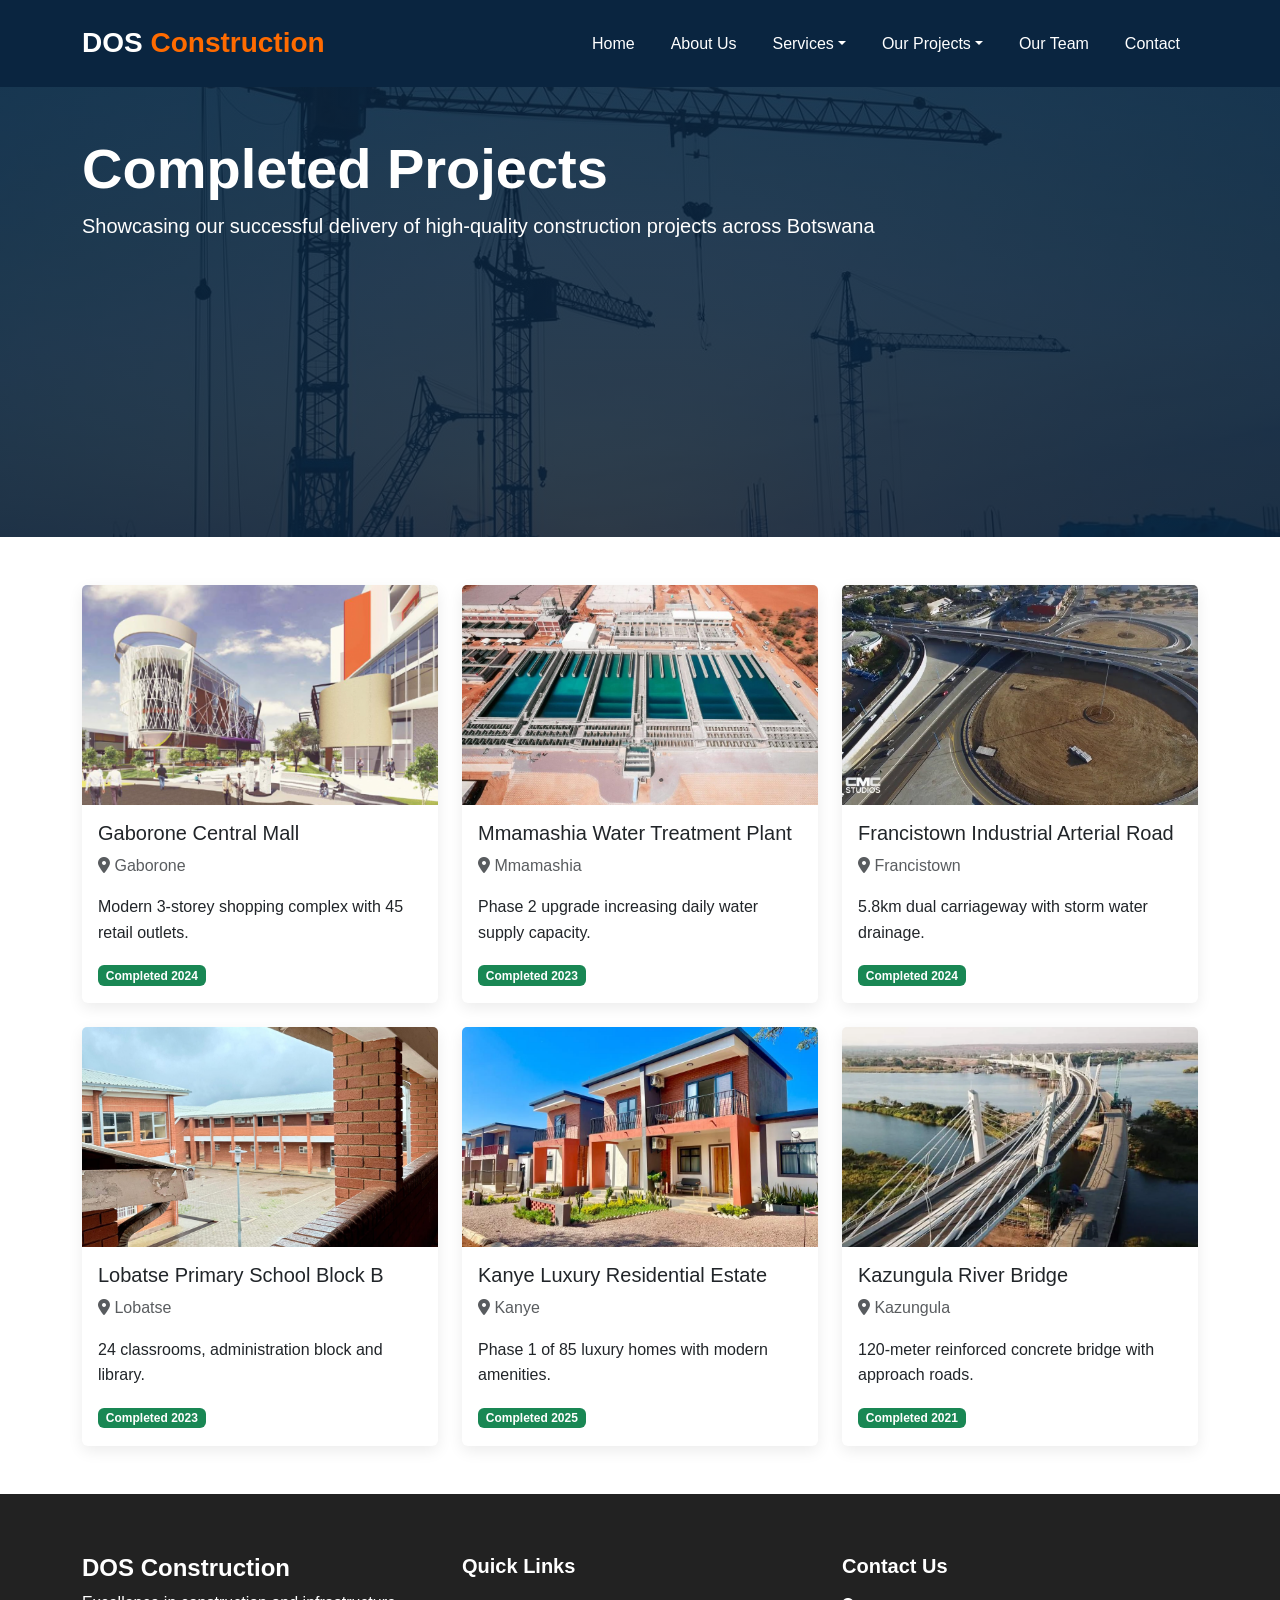
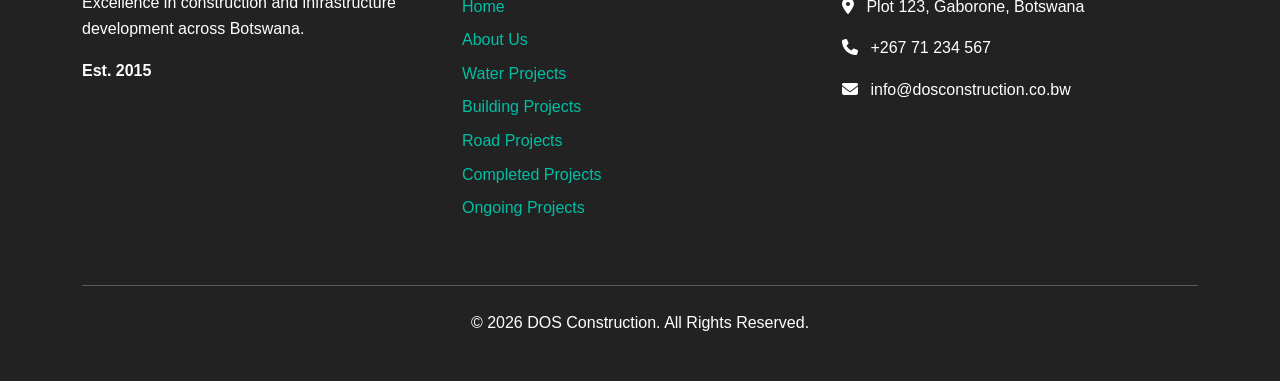
<file: projects-completed.html>
<!DOCTYPE html>
<html lang="en">
<head>
    <meta charset="UTF-8">
    <meta name="viewport" content="width=device-width, initial-scale=1.0">
    <title>Completed Projects - DOS Construction</title>
    
    <link href="https://cdn.jsdelivr.net/npm/bootstrap@5.3.3/dist/css/bootstrap.min.css" rel="stylesheet">
    <link rel="stylesheet" href="https://cdnjs.cloudflare.com/ajax/libs/font-awesome/6.5.1/css/all.min.css">
    <link rel="stylesheet" href="assets/css/style.css">
</head>
<body>

    <!-- Navbar -->
    <nav class="navbar navbar-expand-lg navbar-dark sticky-top">
        <div class="container">
            <a class="navbar-brand fw-bold fs-3" href="index.html">
                DOS <span style="color: #FF6B00;">Construction</span>
            </a>
            <button class="navbar-toggler" type="button" data-bs-toggle="collapse" data-bs-target="#navbarNav">
                <span class="navbar-toggler-icon"></span>
            </button>
            <div class="collapse navbar-collapse" id="navbarNav">
                <ul class="navbar-nav ms-auto">
                    <li class="nav-item"><a class="nav-link" href="index.html">Home</a></li>
                    <li class="nav-item"><a class="nav-link" href="about.html">About Us</a></li>
                    <li class="nav-item dropdown">
                        <a class="nav-link dropdown-toggle" href="#" role="button" data-bs-toggle="dropdown">Services</a>
                        <ul class="dropdown-menu">
                            <li><a class="dropdown-item" href="services-water.html">Water Projects</a></li>
                            <li><a class="dropdown-item" href="services-building.html">Building Projects</a></li>
                            <li><a class="dropdown-item" href="services-road.html">Road Projects</a></li>
                        </ul>
                    </li>
                    <li class="nav-item dropdown">
                        <a class="nav-link dropdown-toggle active" href="#" role="button" data-bs-toggle="dropdown">Our Projects</a>
                        <ul class="dropdown-menu">
                            <li><a class="dropdown-item" href="projects-completed.html">Completed Projects</a></li>
                            <li><a class="dropdown-item" href="projects-ongoing.html">Ongoing Projects</a></li>
                        </ul>
                    </li>
                    <li class="nav-item"><a class="nav-link" href="team.html">Our Team</a></li>
                    <li class="nav-item"><a class="nav-link" href="contact.html">Contact</a></li>
                </ul>
            </div>
        </div>
    </nav>

    <!-- Page Header -->
    <header class="py-5 text-white" style="background: linear-gradient(rgba(10,37,64,0.85), rgba(10,37,64,0.85)), url('assets/images/projects-hero.jpg') center/cover no-repeat; min-height: 50vh;">
        <div class="container">
            <h1 class="display-4 fw-bold">Completed Projects</h1>
            <p class="lead">Showcasing our successful delivery of high-quality construction projects across Botswana</p>
        </div>
    </header>

    <main class="py-5">
        <div class="container">
            <div class="row g-4">

                <!-- Project 1 -->
                <div class="col-md-6 col-lg-4">
                    <div class="card h-100">
                        <img src="assets/images/completed/project1.png" alt="Gaborone Central Mall" class="card-img-top" style="height: 220px; object-fit: cover;">
                        <div class="card-body">
                            <h5 class="card-title">Gaborone Central Mall</h5>
                            <p class="text-muted"><i class="fas fa-map-marker-alt"></i> Gaborone</p>
                            <p class="card-text">Modern 3-storey shopping complex with 45 retail outlets.</p>
                            <span class="badge bg-success">Completed 2024</span>
                        </div>
                    </div>
                </div>

                <!-- Project 2 -->
                <div class="col-md-6 col-lg-4">
                    <div class="card h-100">
                        <img src="assets/images/completed/project2.jpg" alt="Mmamashia Water Treatment Plant" class="card-img-top" style="height: 220px; object-fit: cover;">
                        <div class="card-body">
                            <h5 class="card-title">Mmamashia Water Treatment Plant</h5>
                            <p class="text-muted"><i class="fas fa-map-marker-alt"></i> Mmamashia</p>
                            <p class="card-text">Phase 2 upgrade increasing daily water supply capacity.</p>
                            <span class="badge bg-success">Completed 2023</span>
                        </div>
                    </div>
                </div>

                <!-- Project 3 -->
                <div class="col-md-6 col-lg-4">
                    <div class="card h-100">
                        <img src="assets/images/completed/project3.jpg" alt="Francistown Industrial Road" class="card-img-top" style="height: 220px; object-fit: cover;">
                        <div class="card-body">
                            <h5 class="card-title">Francistown Industrial Arterial Road</h5>
                            <p class="text-muted"><i class="fas fa-map-marker-alt"></i> Francistown</p>
                            <p class="card-text">5.8km dual carriageway with storm water drainage.</p>
                            <span class="badge bg-success">Completed 2024</span>
                        </div>
                    </div>
                </div>

                <!-- Project 4 -->
                <div class="col-md-6 col-lg-4">
                    <div class="card h-100">
                        <img src="assets/images/completed/project4.jpg" alt="Lobatse Primary School" class="card-img-top" style="height: 220px; object-fit: cover;">
                        <div class="card-body">
                            <h5 class="card-title">Lobatse Primary School Block B</h5>
                            <p class="text-muted"><i class="fas fa-map-marker-alt"></i> Lobatse</p>
                            <p class="card-text">24 classrooms, administration block and library.</p>
                            <span class="badge bg-success">Completed 2023</span>
                        </div>
                    </div>
                </div>

                <!-- Project 5 -->
                <div class="col-md-6 col-lg-4">
                    <div class="card h-100">
                        <img src="assets/images/completed/project5.jpg" alt="Kanye Residential Estate" class="card-img-top" style="height: 220px; object-fit: cover;">
                        <div class="card-body">
                            <h5 class="card-title">Kanye Luxury Residential Estate</h5>
                            <p class="text-muted"><i class="fas fa-map-marker-alt"></i> Kanye</p>
                            <p class="card-text">Phase 1 of 85 luxury homes with modern amenities.</p>
                            <span class="badge bg-success">Completed 2025</span>
                        </div>
                    </div>
                </div>

                <!-- Project 6 -->
                <div class="col-md-6 col-lg-4">
                    <div class="card h-100">
                        <img src="assets/images/completed/project6.png" alt="Selebi-Phikwe Bridge" class="card-img-top" style="height: 220px; object-fit: cover;">
                        <div class="card-body">
                            <h5 class="card-title">Kazungula River Bridge</h5>
                            <p class="text-muted"><i class="fas fa-map-marker-alt"></i> Kazungula</p>
                            <p class="card-text">120-meter reinforced concrete bridge with approach roads.</p>
                            <span class="badge bg-success">Completed 2021</span>
                        </div>
                    </div>
                </div>

            </div>
        </div>
    </main>

    <!-- Footer -->
    <footer class="footer">
        <div class="container">
            <div class="row">
                <div class="col-lg-4 mb-4">
                    <h4 class="fw-bold">DOS Construction</h4>
                    <p>Excellence in construction and infrastructure development across Botswana.</p>
                    <p><strong>Est. 2015</strong></p>
                </div>
                <div class="col-lg-4 mb-4">
                    <h5 class="fw-bold mb-3">Quick Links</h5>
                    <ul class="list-unstyled">
                        <li class="mb-2"><a href="index.html">Home</a></li>
                        <li class="mb-2"><a href="about.html">About Us</a></li>
                        <li class="mb-2"><a href="services-water.html">Water Projects</a></li>
                        <li class="mb-2"><a href="services-building.html">Building Projects</a></li>
                        <li class="mb-2"><a href="services-road.html">Road Projects</a></li>
                        <li class="mb-2"><a href="projects-completed.html">Completed Projects</a></li>
                        <li class="mb-2"><a href="projects-ongoing.html">Ongoing Projects</a></li>
                    </ul>
                </div>
                <div class="col-lg-4 mb-4">
                    <h5 class="fw-bold mb-3">Contact Us</h5>
                    <p><i class="fas fa-map-marker-alt me-2"></i> Plot 123, Gaborone, Botswana</p>
                    <p><i class="fas fa-phone me-2"></i> +267 71 234 567</p>
                    <p><i class="fas fa-envelope me-2"></i> info@dosconstruction.co.bw</p>
                </div>
            </div>
            <hr class="my-4">
            <div class="text-center">
                <p>&copy; 2026 DOS Construction. All Rights Reserved.</p>
            </div>
        </div>
    </footer>

    <script src="https://cdn.jsdelivr.net/npm/bootstrap@5.3.3/dist/js/bootstrap.bundle.min.js"></script>
</body>
</html>
</file>
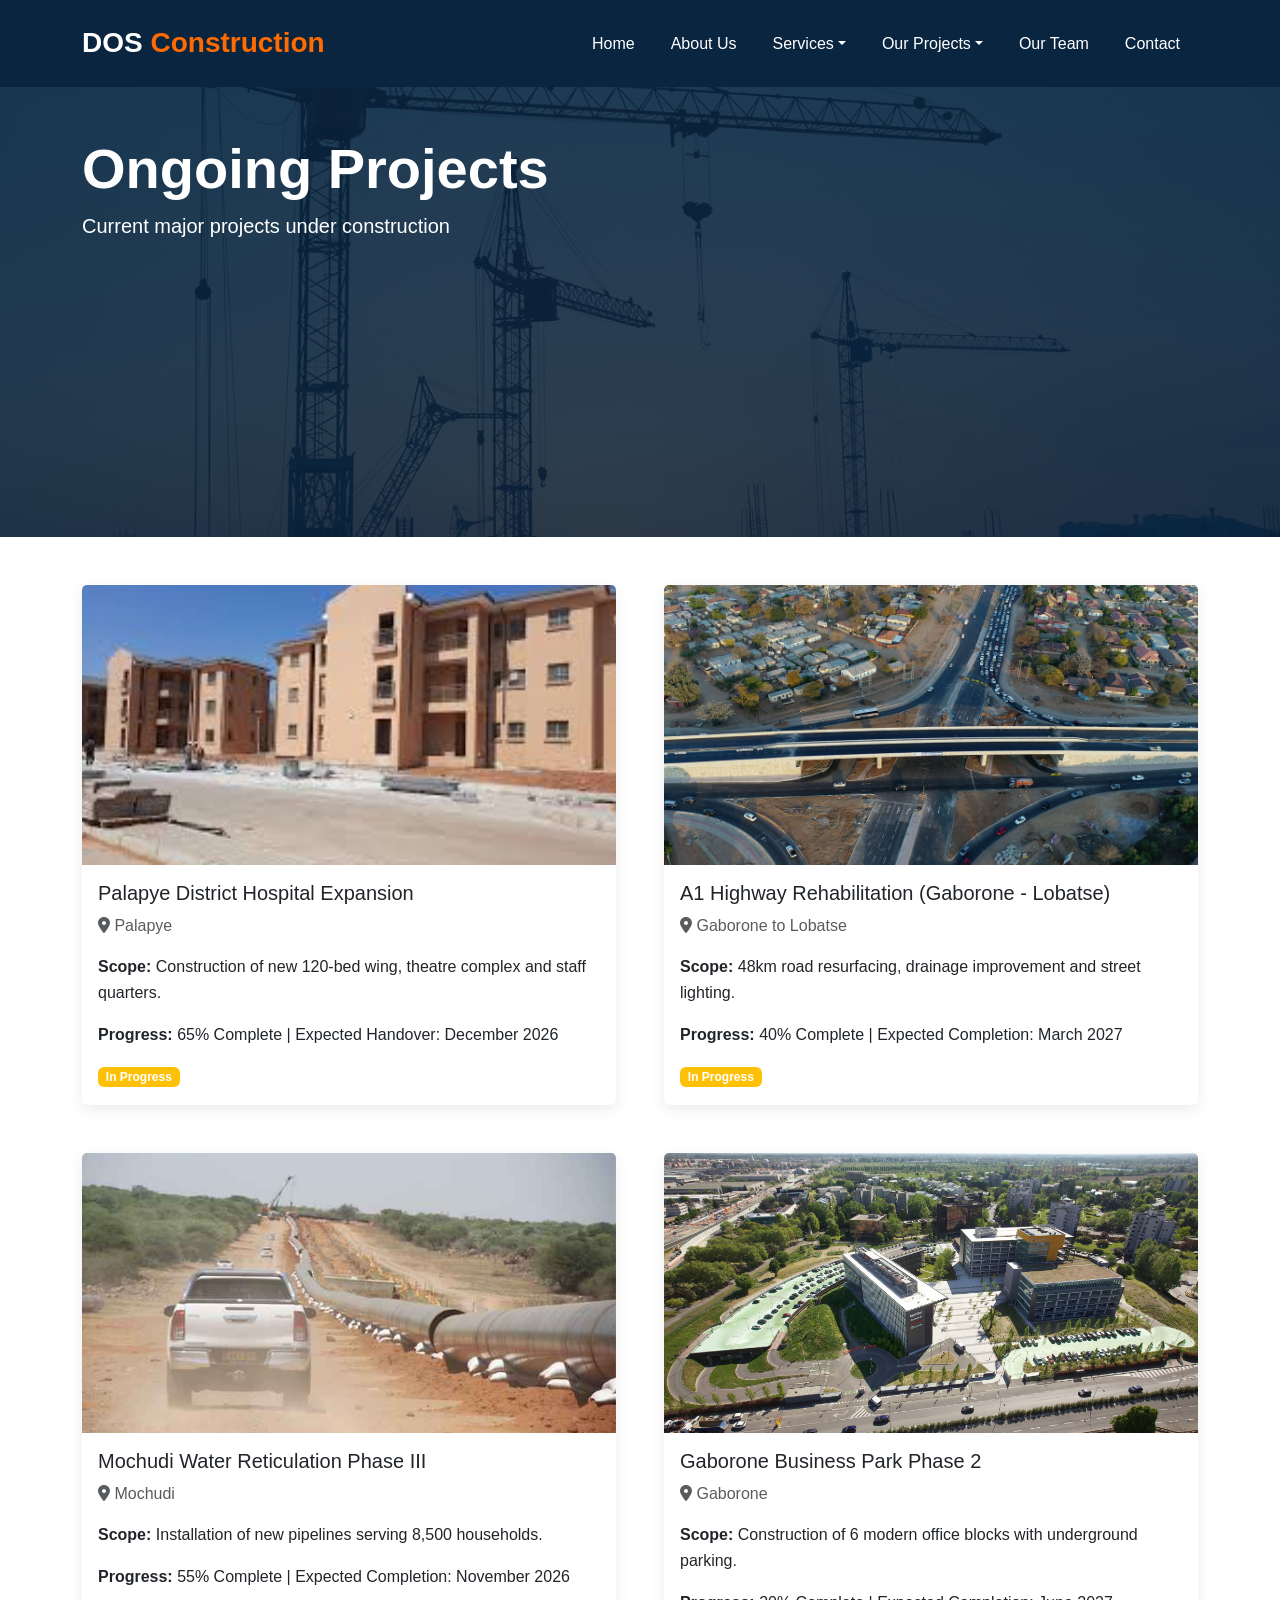
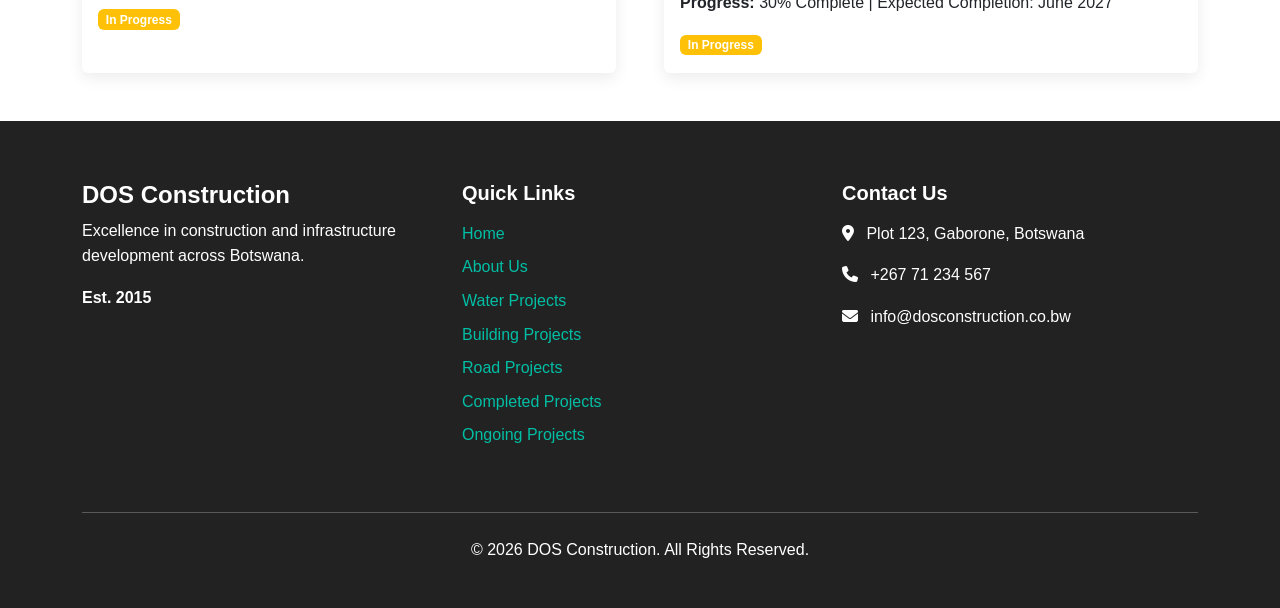
<file: projects-ongoing.html>
<!DOCTYPE html>
<html lang="en">
<head>
    <meta charset="UTF-8">
    <meta name="viewport" content="width=device-width, initial-scale=1.0">
    <title>Ongoing Projects - DOS Construction</title>
    
    <link href="https://cdn.jsdelivr.net/npm/bootstrap@5.3.3/dist/css/bootstrap.min.css" rel="stylesheet">
    <link rel="stylesheet" href="https://cdnjs.cloudflare.com/ajax/libs/font-awesome/6.5.1/css/all.min.css">
    <link rel="stylesheet" href="assets/css/style.css">
</head>
<body>

    <!-- Navbar -->
    <nav class="navbar navbar-expand-lg navbar-dark sticky-top">
        <div class="container">
            <a class="navbar-brand fw-bold fs-3" href="index.html">
                DOS <span style="color: #FF6B00;">Construction</span>
            </a>
            <button class="navbar-toggler" type="button" data-bs-toggle="collapse" data-bs-target="#navbarNav">
                <span class="navbar-toggler-icon"></span>
            </button>
            <div class="collapse navbar-collapse" id="navbarNav">
                <ul class="navbar-nav ms-auto">
                    <li class="nav-item"><a class="nav-link" href="index.html">Home</a></li>
                    <li class="nav-item"><a class="nav-link" href="about.html">About Us</a></li>
                    <li class="nav-item dropdown">
                        <a class="nav-link dropdown-toggle" href="#" role="button" data-bs-toggle="dropdown">Services</a>
                        <ul class="dropdown-menu">
                            <li><a class="dropdown-item" href="services-water.html">Water Projects</a></li>
                            <li><a class="dropdown-item" href="services-building.html">Building Projects</a></li>
                            <li><a class="dropdown-item" href="services-road.html">Road Projects</a></li>
                        </ul>
                    </li>
                    <li class="nav-item dropdown">
                        <a class="nav-link dropdown-toggle active" href="#" role="button" data-bs-toggle="dropdown">Our Projects</a>
                        <ul class="dropdown-menu">
                            <li><a class="dropdown-item" href="projects-completed.html">Completed Projects</a></li>
                            <li><a class="dropdown-item" href="projects-ongoing.html">Ongoing Projects</a></li>
                        </ul>
                    </li>
                    <li class="nav-item"><a class="nav-link" href="team.html">Our Team</a></li>
                    <li class="nav-item"><a class="nav-link" href="contact.html">Contact</a></li>
                </ul>
            </div>
        </div>
    </nav>

    <!-- Page Header -->
    <header class="py-5 text-white" style="background: linear-gradient(rgba(10,37,64,0.85), rgba(10,37,64,0.85)), url('assets/images/projects-hero.jpg') center/cover no-repeat; min-height: 50vh;">
        <div class="container">
            <h1 class="display-4 fw-bold">Ongoing Projects</h1>
            <p class="lead">Current major projects under construction</p>
        </div>
    </header>

    <main class="py-5">
        <div class="container">
            <div class="row g-5">

                <!-- Ongoing Project 1 -->
                <div class="col-lg-6">
                    <div class="card h-100">
                        <img src="assets/images/ongoing/project1.jpg" alt="Palapye Hospital" class="card-img-top" style="height: 280px; object-fit: cover;">
                        <div class="card-body">
                            <h5 class="card-title">Palapye District Hospital Expansion</h5>
                            <p class="text-muted"><i class="fas fa-map-marker-alt"></i> Palapye</p>
                            <p><strong>Scope:</strong> Construction of new 120-bed wing, theatre complex and staff quarters.</p>
                            <p><strong>Progress:</strong> 65% Complete | Expected Handover: December 2026</p>
                            <span class="badge bg-warning">In Progress</span>
                        </div>
                    </div>
                </div>

                <!-- Ongoing Project 2 -->
                <div class="col-lg-6">
                    <div class="card h-100">
                        <img src="assets/images/ongoing/project2.jpeg" alt="A1 Highway Upgrade" class="card-img-top" style="height: 280px; object-fit: cover;">
                        <div class="card-body">
                            <h5 class="card-title">A1 Highway Rehabilitation (Gaborone - Lobatse)</h5>
                            <p class="text-muted"><i class="fas fa-map-marker-alt"></i> Gaborone to Lobatse</p>
                            <p><strong>Scope:</strong> 48km road resurfacing, drainage improvement and street lighting.</p>
                            <p><strong>Progress:</strong> 40% Complete | Expected Completion: March 2027</p>
                            <span class="badge bg-warning">In Progress</span>
                        </div>
                    </div>
                </div>

                <!-- Ongoing Project 3 -->
                <div class="col-lg-6">
                    <div class="card h-100">
                        <img src="assets/images/ongoing/project3.jpg" alt="Mochudi Water Reticulation" class="card-img-top" style="height: 280px; object-fit: cover;">
                        <div class="card-body">
                            <h5 class="card-title">Mochudi Water Reticulation Phase III</h5>
                            <p class="text-muted"><i class="fas fa-map-marker-alt"></i> Mochudi</p>
                            <p><strong>Scope:</strong> Installation of new pipelines serving 8,500 households.</p>
                            <p><strong>Progress:</strong> 55% Complete | Expected Completion: November 2026</p>
                            <span class="badge bg-warning">In Progress</span>
                        </div>
                    </div>
                </div>

                <!-- Ongoing Project 4 -->
                <div class="col-lg-6">
                    <div class="card h-100">
                        <img src="assets/images/ongoing/project4.jpg" alt="Gaborone Business Park" class="card-img-top" style="height: 280px; object-fit: cover;">
                        <div class="card-body">
                            <h5 class="card-title">Gaborone Business Park Phase 2</h5>
                            <p class="text-muted"><i class="fas fa-map-marker-alt"></i> Gaborone</p>
                            <p><strong>Scope:</strong> Construction of 6 modern office blocks with underground parking.</p>
                            <p><strong>Progress:</strong> 30% Complete | Expected Completion: June 2027</p>
                            <span class="badge bg-warning">In Progress</span>
                        </div>
                    </div>
                </div>

            </div>
        </div>
    </main>

    <!-- Footer -->
    <footer class="footer">
        <div class="container">
            <div class="row">
                <div class="col-lg-4 mb-4">
                    <h4 class="fw-bold">DOS Construction</h4>
                    <p>Excellence in construction and infrastructure development across Botswana.</p>
                    <p><strong>Est. 2015</strong></p>
                </div>
                <div class="col-lg-4 mb-4">
                    <h5 class="fw-bold mb-3">Quick Links</h5>
                    <ul class="list-unstyled">
                        <li class="mb-2"><a href="index.html">Home</a></li>
                        <li class="mb-2"><a href="about.html">About Us</a></li>
                        <li class="mb-2"><a href="services-water.html">Water Projects</a></li>
                        <li class="mb-2"><a href="services-building.html">Building Projects</a></li>
                        <li class="mb-2"><a href="services-road.html">Road Projects</a></li>
                        <li class="mb-2"><a href="projects-completed.html">Completed Projects</a></li>
                        <li class="mb-2"><a href="projects-ongoing.html">Ongoing Projects</a></li>
                    </ul>
                </div>
                <div class="col-lg-4 mb-4">
                    <h5 class="fw-bold mb-3">Contact Us</h5>
                    <p><i class="fas fa-map-marker-alt me-2"></i> Plot 123, Gaborone, Botswana</p>
                    <p><i class="fas fa-phone me-2"></i> +267 71 234 567</p>
                    <p><i class="fas fa-envelope me-2"></i> info@dosconstruction.co.bw</p>
                </div>
            </div>
            <hr class="my-4">
            <div class="text-center">
                <p>&copy; 2026 DOS Construction. All Rights Reserved.</p>
            </div>
        </div>
    </footer>

    <script src="https://cdn.jsdelivr.net/npm/bootstrap@5.3.3/dist/js/bootstrap.bundle.min.js"></script>
</body>
</html>
</file>
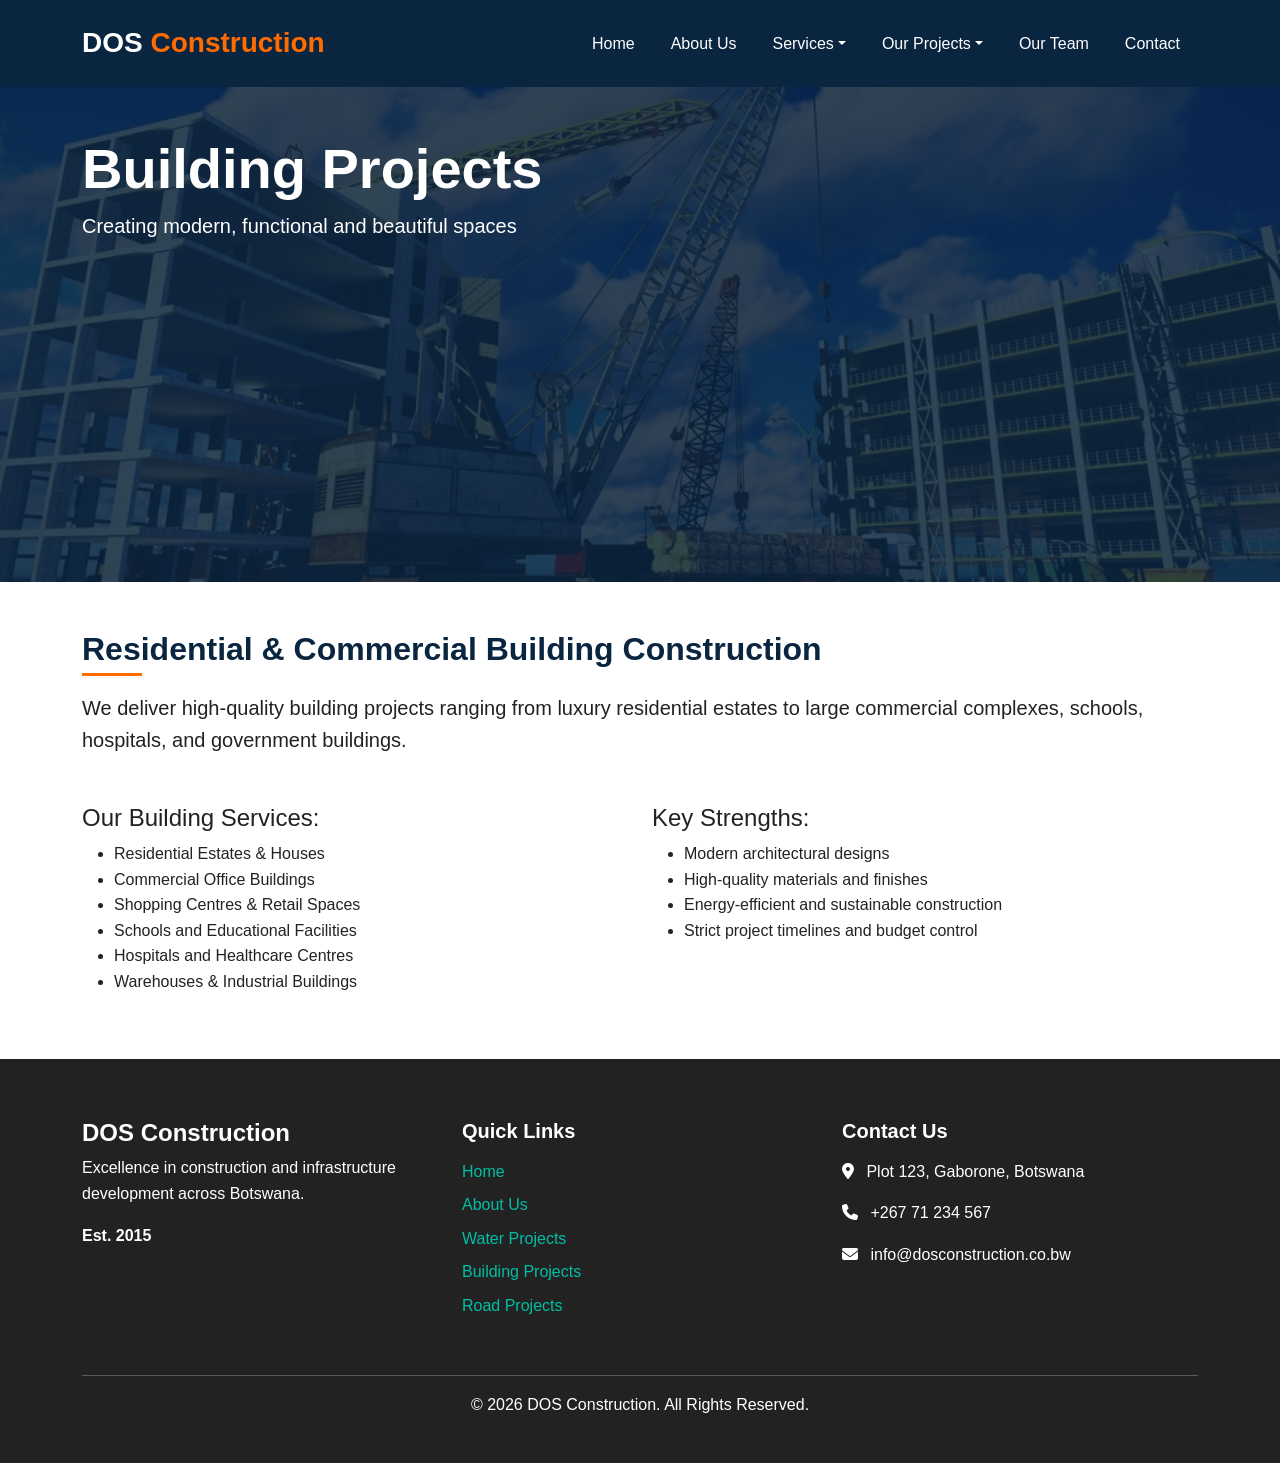
<file: services-building.html>
<!DOCTYPE html>
<html lang="en">
<head>
    <meta charset="UTF-8">
    <meta name="viewport" content="width=device-width, initial-scale=1.0">
    <title>Building Projects - DOS Construction</title>
    
    <link href="https://cdn.jsdelivr.net/npm/bootstrap@5.3.3/dist/css/bootstrap.min.css" rel="stylesheet">
    <link rel="stylesheet" href="https://cdnjs.cloudflare.com/ajax/libs/font-awesome/6.5.1/css/all.min.css">
    <link rel="stylesheet" href="assets/css/style.css">
</head>
<body>

    <!-- Navbar (same as above) -->
    <nav class="navbar navbar-expand-lg navbar-dark sticky-top">
        <div class="container">
            <a class="navbar-brand fw-bold fs-3" href="index.html">
                DOS <span style="color: #FF6B00;">Construction</span>
            </a>
            <button class="navbar-toggler" type="button" data-bs-toggle="collapse" data-bs-target="#navbarNav">
                <span class="navbar-toggler-icon"></span>
            </button>
            <div class="collapse navbar-collapse" id="navbarNav">
                <ul class="navbar-nav ms-auto">
                    <li class="nav-item"><a class="nav-link" href="index.html">Home</a></li>
                    <li class="nav-item"><a class="nav-link" href="about.html">About Us</a></li>
                    <li class="nav-item dropdown">
                        <a class="nav-link dropdown-toggle active" href="#" role="button" data-bs-toggle="dropdown">Services</a>
                        <ul class="dropdown-menu">
                            <li><a class="dropdown-item" href="services-water.html">Water Projects</a></li>
                            <li><a class="dropdown-item" href="services-building.html">Building Projects</a></li>
                            <li><a class="dropdown-item" href="services-road.html">Road Projects</a></li>
                        </ul>
                    </li>
                    <li class="nav-item dropdown">
                        <a class="nav-link dropdown-toggle" href="#" role="button" data-bs-toggle="dropdown">Our Projects</a>
                        <ul class="dropdown-menu">
                            <li><a class="dropdown-item" href="projects-completed.html">Completed Projects</a></li>
                            <li><a class="dropdown-item" href="projects-ongoing.html">Ongoing Projects</a></li>
                        </ul>
                    </li>
                    <li class="nav-item"><a class="nav-link" href="team.html">Our Team</a></li>
                    <li class="nav-item"><a class="nav-link" href="contact.html">Contact</a></li>
                </ul>
            </div>
        </div>
    </nav>

    <!-- Header -->
    <header class="py-5 text-white" style="background: linear-gradient(rgba(10,37,64,0.85), rgba(10,37,64,0.85)), url('assets/images/building-hero.jpg') center/cover no-repeat; min-height: 55vh;">
        <div class="container">
            <h1 class="display-4 fw-bold">Building Projects</h1>
            <p class="lead">Creating modern, functional and beautiful spaces</p>
        </div>
    </header>

    <main class="py-5">
        <div class="container">
            <h2 class="section-title mb-4">Residential & Commercial Building Construction</h2>
            <p class="lead">
                We deliver high-quality building projects ranging from luxury residential estates to large commercial complexes, 
                schools, hospitals, and government buildings.
            </p>

            <div class="row mt-5">
                <div class="col-md-6">
                    <h4>Our Building Services:</h4>
                    <ul>
                        <li>Residential Estates & Houses</li>
                        <li>Commercial Office Buildings</li>
                        <li>Shopping Centres & Retail Spaces</li>
                        <li>Schools and Educational Facilities</li>
                        <li>Hospitals and Healthcare Centres</li>
                        <li>Warehouses & Industrial Buildings</li>
                    </ul>
                </div>
                <div class="col-md-6">
                    <h4>Key Strengths:</h4>
                    <ul>
                        <li>Modern architectural designs</li>
                        <li>High-quality materials and finishes</li>
                        <li>Energy-efficient and sustainable construction</li>
                        <li>Strict project timelines and budget control</li>
                    </ul>
                </div>
            </div>
        </div>
    </main>

    <!-- Footer (same as water page) -->
    <footer class="footer">
        <div class="container">
            <div class="row">
                <div class="col-lg-4 mb-4">
                    <h4 class="fw-bold">DOS Construction</h4>
                    <p>Excellence in construction and infrastructure development across Botswana.</p>
                    <p><strong>Est. 2015</strong></p>
                </div>
                <div class="col-lg-4 mb-4">
                    <h5 class="fw-bold mb-3">Quick Links</h5>
                    <ul class="list-unstyled">
                        <li class="mb-2"><a href="index.html">Home</a></li>
                        <li class="mb-2"><a href="about.html">About Us</a></li>
                        <li class="mb-2"><a href="services-water.html">Water Projects</a></li>
                        <li class="mb-2"><a href="services-building.html">Building Projects</a></li>
                        <li class="mb-2"><a href="services-road.html">Road Projects</a></li>
                    </ul>
                </div>
                <div class="col-lg-4 mb-4">
                    <h5 class="fw-bold mb-3">Contact Us</h5>
                    <p><i class="fas fa-map-marker-alt me-2"></i> Plot 123, Gaborone, Botswana</p>
                    <p><i class="fas fa-phone me-2"></i> +267 71 234 567</p>
                    <p><i class="fas fa-envelope me-2"></i> info@dosconstruction.co.bw</p>
                </div>
            </div>
            <hr>
            <div class="text-center">
                <p>&copy; 2026 DOS Construction. All Rights Reserved.</p>
            </div>
        </div>
    </footer>

    <script src="https://cdn.jsdelivr.net/npm/bootstrap@5.3.3/dist/js/bootstrap.bundle.min.js"></script>
</body>
</html>
</file>
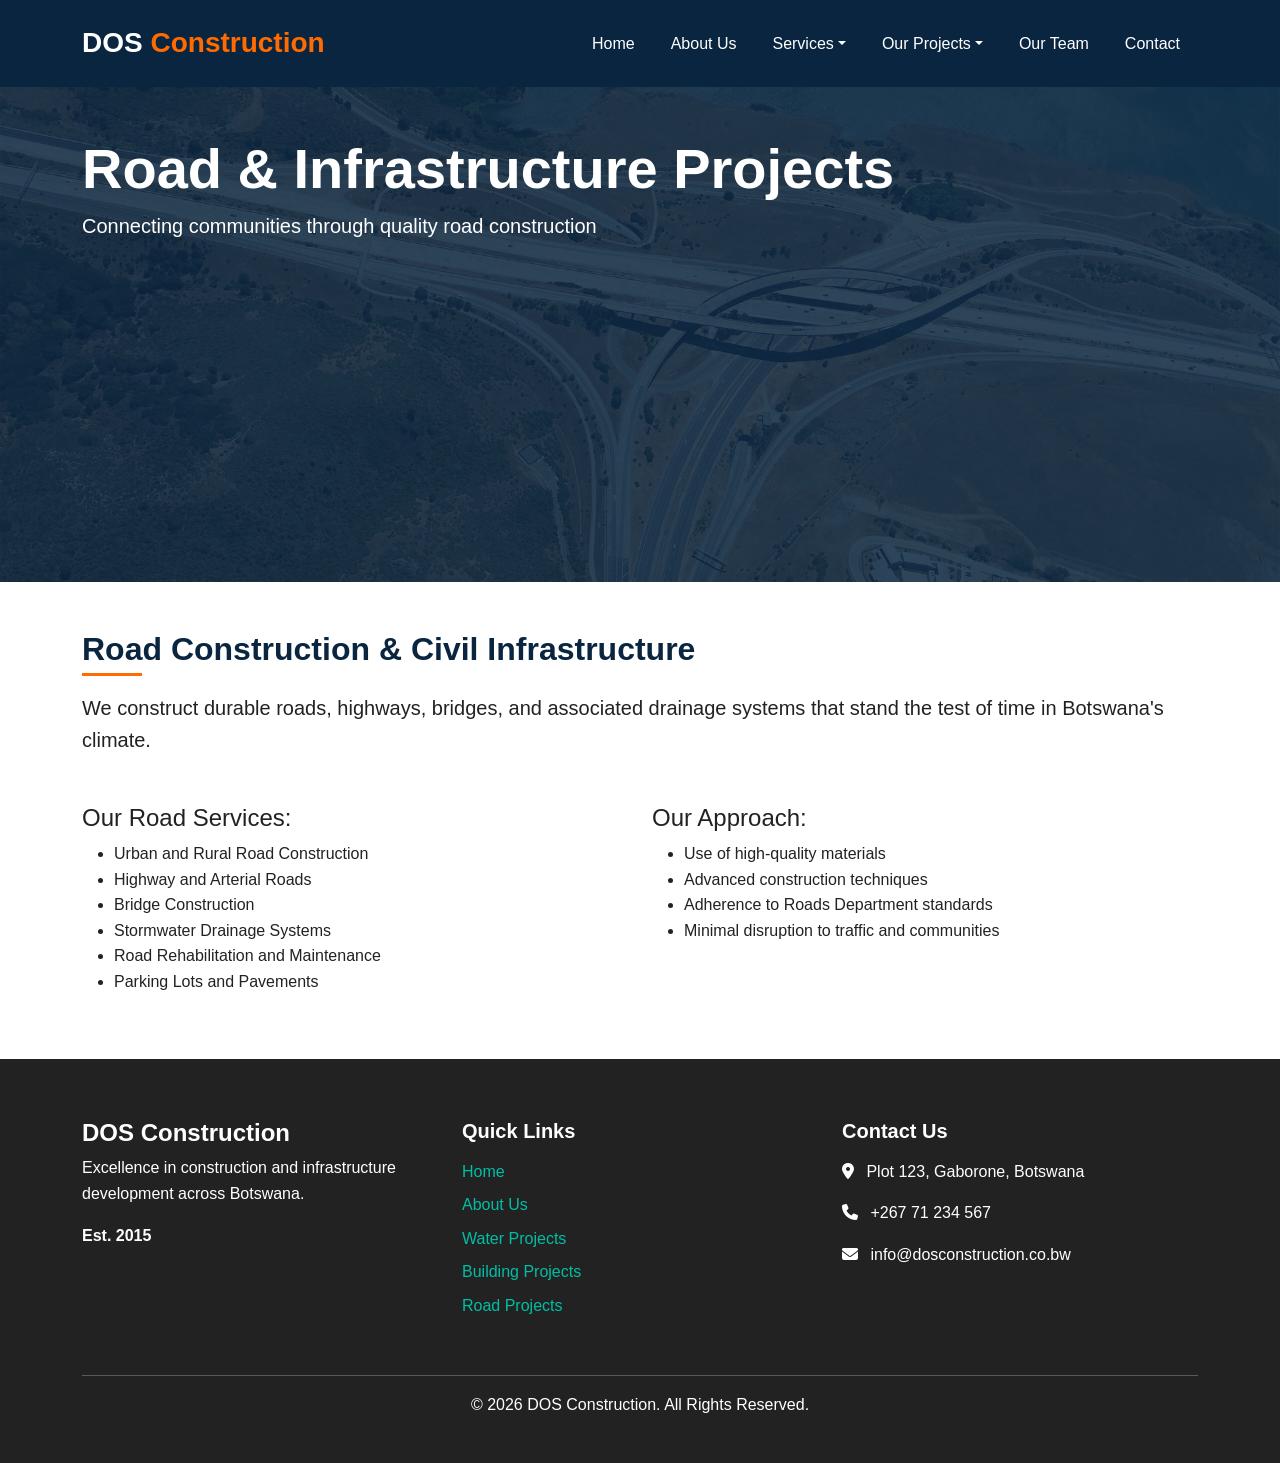
<file: services-road.html>
<!DOCTYPE html>
<html lang="en">
<head>
    <meta charset="UTF-8">
    <meta name="viewport" content="width=device-width, initial-scale=1.0">
    <title>Road Projects - DOS Construction</title>
    
    <link href="https://cdn.jsdelivr.net/npm/bootstrap@5.3.3/dist/css/bootstrap.min.css" rel="stylesheet">
    <link rel="stylesheet" href="https://cdnjs.cloudflare.com/ajax/libs/font-awesome/6.5.1/css/all.min.css">
    <link rel="stylesheet" href="assets/css/style.css">
</head>
<body>

    <!-- Navbar (same) -->
    <nav class="navbar navbar-expand-lg navbar-dark sticky-top">
        <div class="container">
            <a class="navbar-brand fw-bold fs-3" href="index.html">
                DOS <span style="color: #FF6B00;">Construction</span>
            </a>
            <button class="navbar-toggler" type="button" data-bs-toggle="collapse" data-bs-target="#navbarNav">
                <span class="navbar-toggler-icon"></span>
            </button>
            <div class="collapse navbar-collapse" id="navbarNav">
                <ul class="navbar-nav ms-auto">
                    <li class="nav-item"><a class="nav-link" href="index.html">Home</a></li>
                    <li class="nav-item"><a class="nav-link" href="about.html">About Us</a></li>
                    <li class="nav-item dropdown">
                        <a class="nav-link dropdown-toggle active" href="#" role="button" data-bs-toggle="dropdown">Services</a>
                        <ul class="dropdown-menu">
                            <li><a class="dropdown-item" href="services-water.html">Water Projects</a></li>
                            <li><a class="dropdown-item" href="services-building.html">Building Projects</a></li>
                            <li><a class="dropdown-item" href="services-road.html">Road Projects</a></li>
                        </ul>
                    </li>
                    <li class="nav-item dropdown">
                        <a class="nav-link dropdown-toggle" href="#" role="button" data-bs-toggle="dropdown">Our Projects</a>
                        <ul class="dropdown-menu">
                            <li><a class="dropdown-item" href="projects-completed.html">Completed Projects</a></li>
                            <li><a class="dropdown-item" href="projects-ongoing.html">Ongoing Projects</a></li>
                        </ul>
                    </li>
                    <li class="nav-item"><a class="nav-link" href="team.html">Our Team</a></li>
                    <li class="nav-item"><a class="nav-link" href="contact.html">Contact</a></li>
                </ul>
            </div>
        </div>
    </nav>

    <!-- Header -->
    <header class="py-5 text-white" style="background: linear-gradient(rgba(10,37,64,0.85), rgba(10,37,64,0.85)), url('assets/images/road-hero.jpg') center/cover no-repeat; min-height: 55vh;">
        <div class="container">
            <h1 class="display-4 fw-bold">Road & Infrastructure Projects</h1>
            <p class="lead">Connecting communities through quality road construction</p>
        </div>
    </header>

    <main class="py-5">
        <div class="container">
            <h2 class="section-title mb-4">Road Construction & Civil Infrastructure</h2>
            <p class="lead">
                We construct durable roads, highways, bridges, and associated drainage systems that stand the test of time in Botswana's climate.
            </p>

            <div class="row mt-5">
                <div class="col-md-6">
                    <h4>Our Road Services:</h4>
                    <ul>
                        <li>Urban and Rural Road Construction</li>
                        <li>Highway and Arterial Roads</li>
                        <li>Bridge Construction</li>
                        <li>Stormwater Drainage Systems</li>
                        <li>Road Rehabilitation and Maintenance</li>
                        <li>Parking Lots and Pavements</li>
                    </ul>
                </div>
                <div class="col-md-6">
                    <h4>Our Approach:</h4>
                    <ul>
                        <li>Use of high-quality materials</li>
                        <li>Advanced construction techniques</li>
                        <li>Adherence to Roads Department standards</li>
                        <li>Minimal disruption to traffic and communities</li>
                    </ul>
                </div>
            </div>
        </div>
    </main>

    <!-- Footer -->
    <footer class="footer">
        <div class="container">
            <div class="row">
                <div class="col-lg-4 mb-4">
                    <h4 class="fw-bold">DOS Construction</h4>
                    <p>Excellence in construction and infrastructure development across Botswana.</p>
                    <p><strong>Est. 2015</strong></p>
                </div>
                <div class="col-lg-4 mb-4">
                    <h5 class="fw-bold mb-3">Quick Links</h5>
                    <ul class="list-unstyled">
                        <li class="mb-2"><a href="index.html">Home</a></li>
                        <li class="mb-2"><a href="about.html">About Us</a></li>
                        <li class="mb-2"><a href="services-water.html">Water Projects</a></li>
                        <li class="mb-2"><a href="services-building.html">Building Projects</a></li>
                        <li class="mb-2"><a href="services-road.html">Road Projects</a></li>
                    </ul>
                </div>
                <div class="col-lg-4 mb-4">
                    <h5 class="fw-bold mb-3">Contact Us</h5>
                    <p><i class="fas fa-map-marker-alt me-2"></i> Plot 123, Gaborone, Botswana</p>
                    <p><i class="fas fa-phone me-2"></i> +267 71 234 567</p>
                    <p><i class="fas fa-envelope me-2"></i> info@dosconstruction.co.bw</p>
                </div>
            </div>
            <hr>
            <div class="text-center">
                <p>&copy; 2026 DOS Construction. All Rights Reserved.</p>
            </div>
        </div>
    </footer>

    <script src="https://cdn.jsdelivr.net/npm/bootstrap@5.3.3/dist/js/bootstrap.bundle.min.js"></script>
</body>
</html>
</file>
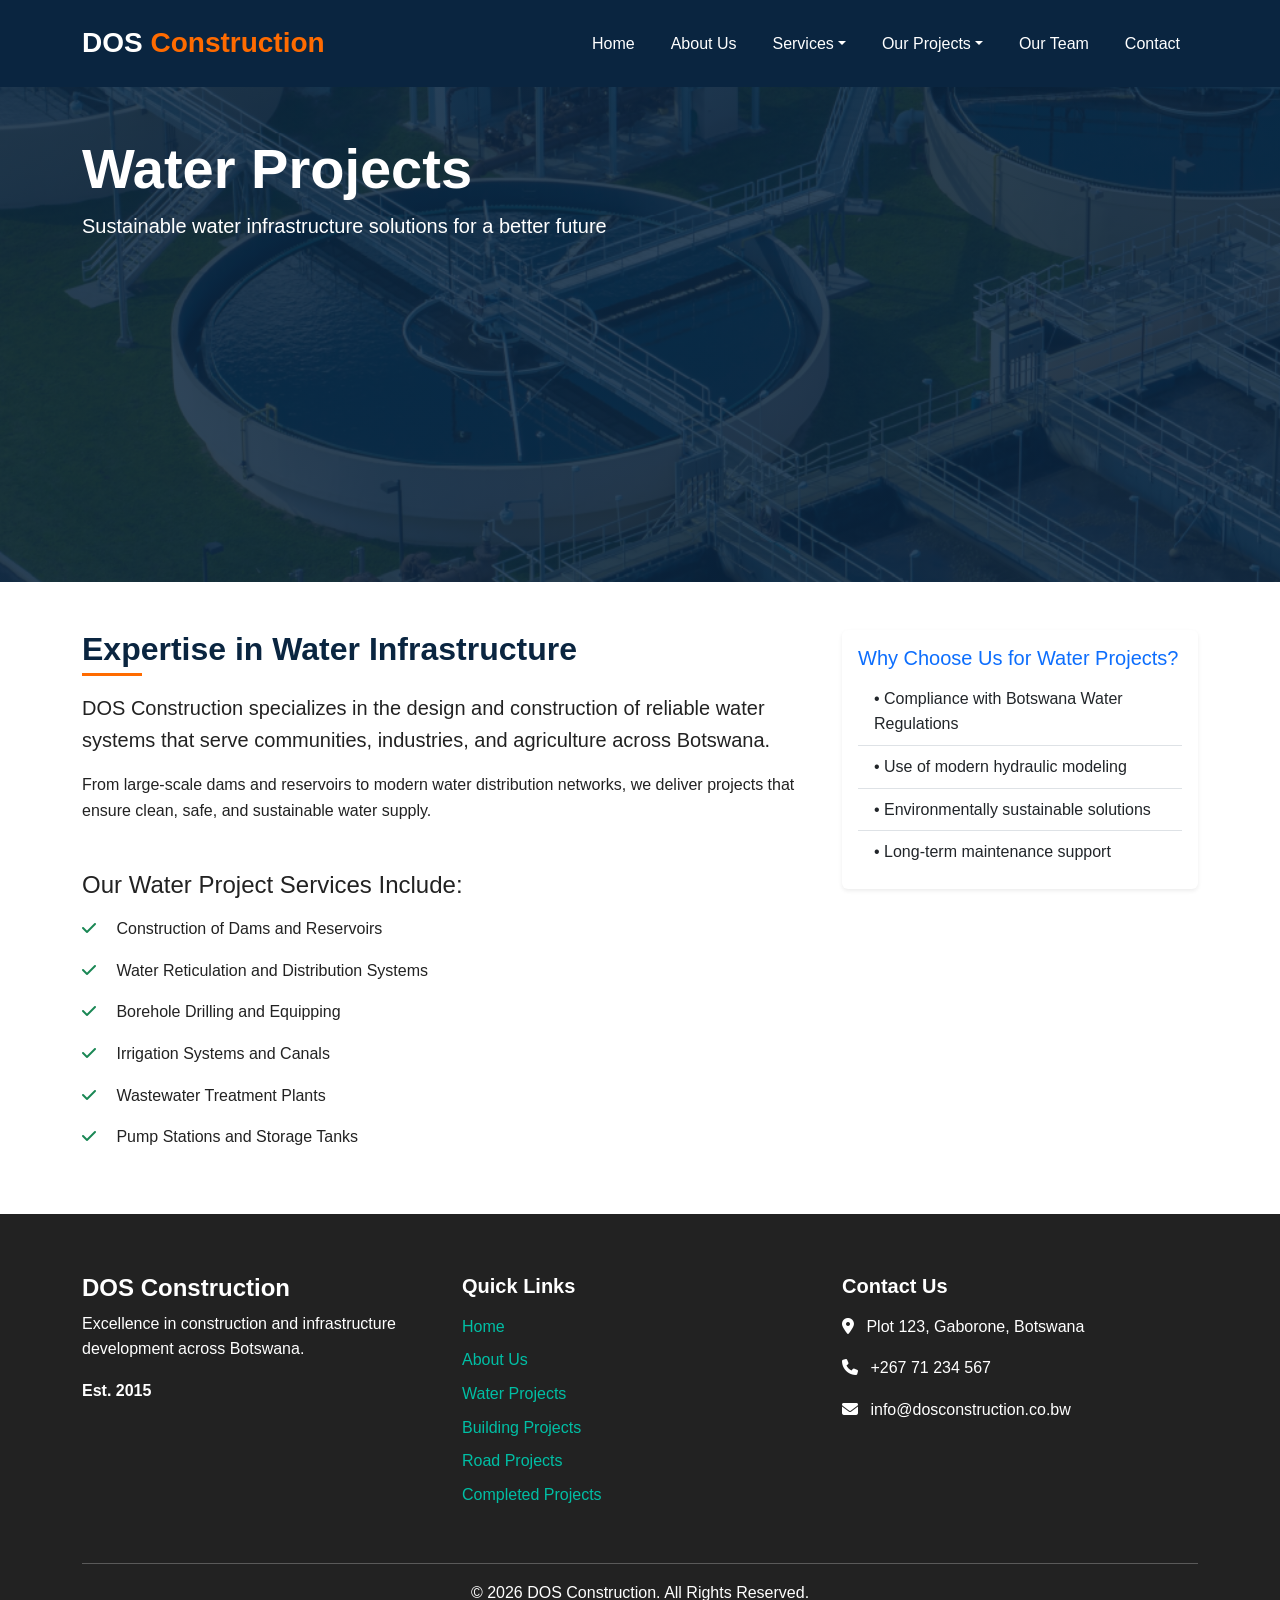
<file: services-water.html>
<!DOCTYPE html>
<html lang="en">
<head>
    <meta charset="UTF-8">
    <meta name="viewport" content="width=device-width, initial-scale=1.0">
    <title>Water Projects - DOS Construction</title>
    
    <link href="https://cdn.jsdelivr.net/npm/bootstrap@5.3.3/dist/css/bootstrap.min.css" rel="stylesheet">
    <link rel="stylesheet" href="https://cdnjs.cloudflare.com/ajax/libs/font-awesome/6.5.1/css/all.min.css">
    <link rel="stylesheet" href="assets/css/style.css">
</head>
<body>

    <!-- Navbar -->
    <nav class="navbar navbar-expand-lg navbar-dark sticky-top">
        <div class="container">
            <a class="navbar-brand fw-bold fs-3" href="index.html">
                DOS <span style="color: #FF6B00;">Construction</span>
            </a>
            <button class="navbar-toggler" type="button" data-bs-toggle="collapse" data-bs-target="#navbarNav">
                <span class="navbar-toggler-icon"></span>
            </button>
            <div class="collapse navbar-collapse" id="navbarNav">
                <ul class="navbar-nav ms-auto">
                    <li class="nav-item"><a class="nav-link" href="index.html">Home</a></li>
                    <li class="nav-item"><a class="nav-link" href="about.html">About Us</a></li>
                    <li class="nav-item dropdown">
                        <a class="nav-link dropdown-toggle active" href="#" role="button" data-bs-toggle="dropdown">Services</a>
                        <ul class="dropdown-menu">
                            <li><a class="dropdown-item" href="services-water.html">Water Projects</a></li>
                            <li><a class="dropdown-item" href="services-building.html">Building Projects</a></li>
                            <li><a class="dropdown-item" href="services-road.html">Road Projects</a></li>
                        </ul>
                    </li>
                    <li class="nav-item dropdown">
                        <a class="nav-link dropdown-toggle" href="#" role="button" data-bs-toggle="dropdown">Our Projects</a>
                        <ul class="dropdown-menu">
                            <li><a class="dropdown-item" href="projects-completed.html">Completed Projects</a></li>
                            <li><a class="dropdown-item" href="projects-ongoing.html">Ongoing Projects</a></li>
                        </ul>
                    </li>
                    <li class="nav-item"><a class="nav-link" href="team.html">Our Team</a></li>
                    <li class="nav-item"><a class="nav-link" href="contact.html">Contact</a></li>
                </ul>
            </div>
        </div>
    </nav>

    <!-- Header -->
    <header class="py-5 text-white" style="background: linear-gradient(rgba(10,37,64,0.85), rgba(10,37,64,0.85)), url('assets/images/water-hero.png') center/cover no-repeat; min-height: 55vh;">
        <div class="container">
            <h1 class="display-4 fw-bold">Water Projects</h1>
            <p class="lead">Sustainable water infrastructure solutions for a better future</p>
        </div>
    </header>

    <main class="py-5">
        <div class="container">
            <div class="row">
                <div class="col-lg-8">
                    <h2 class="section-title mb-4">Expertise in Water Infrastructure</h2>
                    <p class="lead">
                        DOS Construction specializes in the design and construction of reliable water systems that serve communities, 
                        industries, and agriculture across Botswana.
                    </p>
                    <p>
                        From large-scale dams and reservoirs to modern water distribution networks, we deliver projects that ensure 
                        clean, safe, and sustainable water supply.
                    </p>

                    <h4 class="mt-5 mb-3">Our Water Project Services Include:</h4>
                    <ul class="list-unstyled">
                        <li class="mb-3"><i class="fas fa-check text-success me-3"></i> Construction of Dams and Reservoirs</li>
                        <li class="mb-3"><i class="fas fa-check text-success me-3"></i> Water Reticulation and Distribution Systems</li>
                        <li class="mb-3"><i class="fas fa-check text-success me-3"></i> Borehole Drilling and Equipping</li>
                        <li class="mb-3"><i class="fas fa-check text-success me-3"></i> Irrigation Systems and Canals</li>
                        <li class="mb-3"><i class="fas fa-check text-success me-3"></i> Wastewater Treatment Plants</li>
                        <li class="mb-3"><i class="fas fa-check text-success me-3"></i> Pump Stations and Storage Tanks</li>
                    </ul>
                </div>
                
                <div class="col-lg-4">
                    <div class="card shadow-sm">
                        <div class="card-body">
                            <h5 class="card-title text-primary">Why Choose Us for Water Projects?</h5>
                            <ul class="list-group list-group-flush">
                                <li class="list-group-item">• Compliance with Botswana Water Regulations</li>
                                <li class="list-group-item">• Use of modern hydraulic modeling</li>
                                <li class="list-group-item">• Environmentally sustainable solutions</li>
                                <li class="list-group-item">• Long-term maintenance support</li>
                            </ul>
                        </div>
                    </div>
                </div>
            </div>
        </div>
    </main>

    <!-- Footer -->
    <footer class="footer">
        <div class="container">
            <div class="row">
                <div class="col-lg-4 mb-4">
                    <h4 class="fw-bold">DOS Construction</h4>
                    <p>Excellence in construction and infrastructure development across Botswana.</p>
                    <p><strong>Est. 2015</strong></p>
                </div>
                <div class="col-lg-4 mb-4">
                    <h5 class="fw-bold mb-3">Quick Links</h5>
                    <ul class="list-unstyled">
                        <li class="mb-2"><a href="index.html">Home</a></li>
                        <li class="mb-2"><a href="about.html">About Us</a></li>
                        <li class="mb-2"><a href="services-water.html">Water Projects</a></li>
                        <li class="mb-2"><a href="services-building.html">Building Projects</a></li>
                        <li class="mb-2"><a href="services-road.html">Road Projects</a></li>
                        <li class="mb-2"><a href="projects-completed.html">Completed Projects</a></li>
                    </ul>
                </div>
                <div class="col-lg-4 mb-4">
                    <h5 class="fw-bold mb-3">Contact Us</h5>
                    <p><i class="fas fa-map-marker-alt me-2"></i> Plot 123, Gaborone, Botswana</p>
                    <p><i class="fas fa-phone me-2"></i> +267 71 234 567</p>
                    <p><i class="fas fa-envelope me-2"></i> info@dosconstruction.co.bw</p>
                </div>
            </div>
            <hr>
            <div class="text-center">
                <p>&copy; 2026 DOS Construction. All Rights Reserved.</p>
            </div>
        </div>
    </footer>

    <script src="https://cdn.jsdelivr.net/npm/bootstrap@5.3.3/dist/js/bootstrap.bundle.min.js"></script>
</body>
</html>
</file>
<file: assets/css/style.css>
:root {
    --primary: #0A2540;
    --accent: #FF6B00;
    --teal: #00BFA5;
    --light: #F8F9FA;
    --dark: #222222;
}
body {
    font-family: 'Segoe UI', Tahoma, Geneva, Verdana, sans-serif;
    color: var(--dark);
    line-height: 1.6;
}
.navbar {
    background-color: var(--primary) !important;
    padding: 1rem 0;
}
.navbar-brand {
    font-weight: 700;
    font-size: 1.8rem;
    color: white !important;
}
.nav-link {
    color: white !important;
    font-weight: 500;
    margin: 0 10px;
}
.nav-link:hover {
    color: var(--accent) !important;
}
.dropdown-menu {
    background-color: var(--primary);
    border: none;
}
.dropdown-item {
    color: white;
}
.dropdown-item:hover {
    background-color: var(--accent);
    color: white;
}
.hero {
    background: linear-gradient(rgba(10, 37, 64, 0.85), rgba(10, 37, 64, 0.85)), 
                url('assets/images/construction-hero.jpg') center/cover no-repeat;
    height: 100vh;
    color: white;
    display: flex;
    align-items: center;
}
.btn-primary {
    background-color: var(--accent);
    border: none;
    padding: 12px 30px;
    font-weight: 600;
}
.btn-primary:hover {
    background-color: #e65100;
    transform: translateY(-3px);
}
.section-title {
    color: var(--primary);
    font-weight: 700;
    position: relative;
    display: inline-block;
}
.section-title:after {
    content: '';
    position: absolute;
    width: 60px;
    height: 3px;
    background: var(--accent);
    bottom: -8px;
    left: 0;
}
.card {
    transition: all 0.3s ease;
    border: none;
    box-shadow: 0 5px 15px rgba(0,0,0,0.08);
} 
.card:hover {
    transform: translateY(-10px);
    box-shadow: 0 15px 30px rgba(0,0,0,0.15);
}
.footer {
    background-color: var(--dark);
    color: white;
    padding: 60px 0 30px;
}
.footer a {
    color: var(--teal);
    text-decoration: none;
}
.footer a:hover {
    color: var(--accent);
}
</file>
